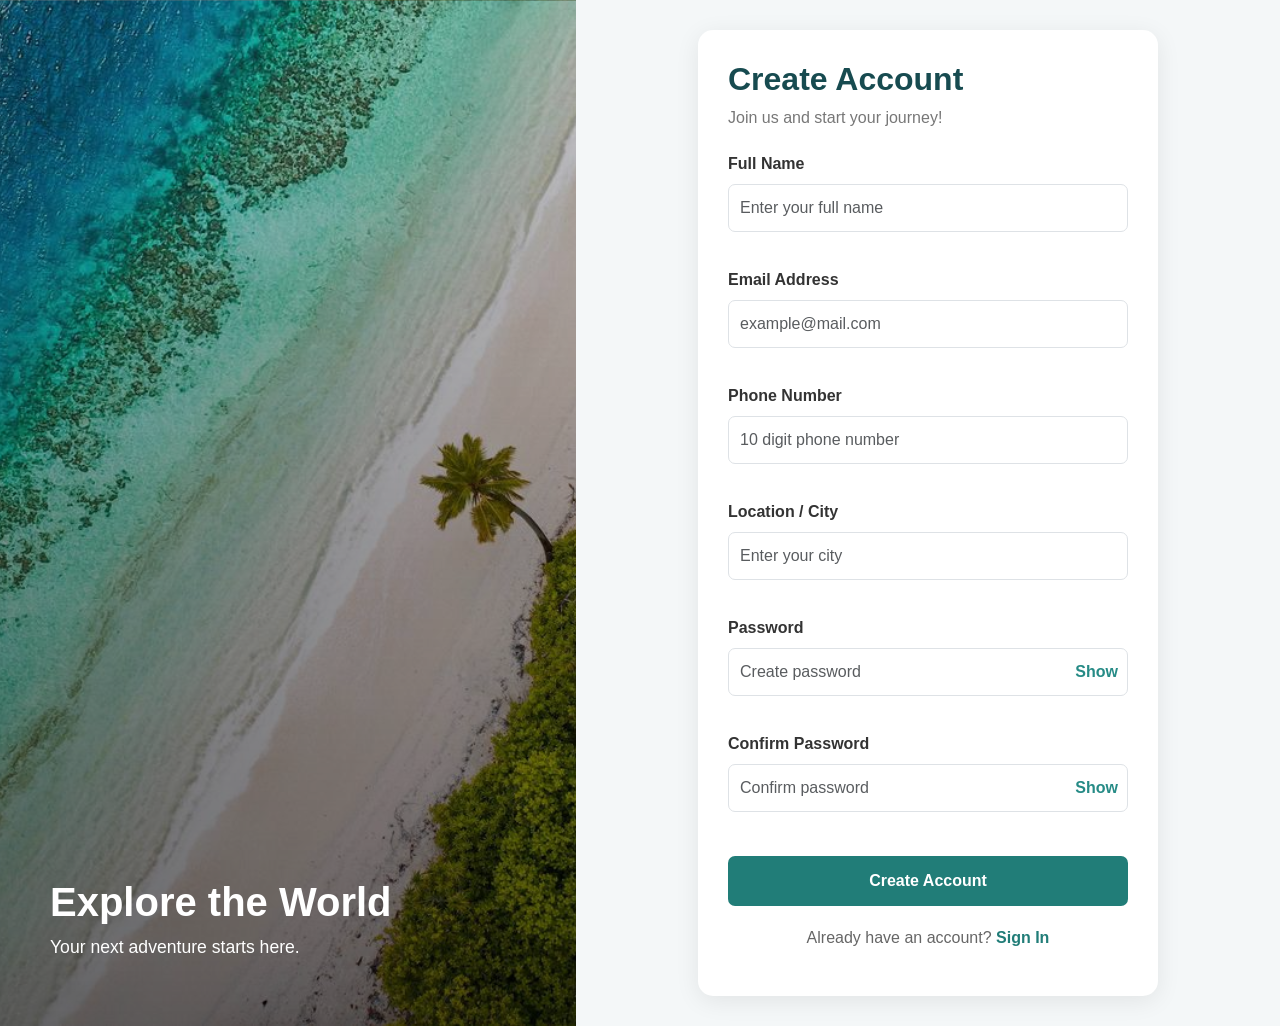
<file: index.html>
<!DOCTYPE html>
<html lang="en">
<head>
    <meta charset="UTF-8">
    <meta name="viewport" content="width=device-width, initial-scale=1.0">
    <title>Wanderly - Welcome</title>
</head>
<body>

    <script>
        window.location.replace("./signup.html");
    </script>

</body>
</html>
</file>
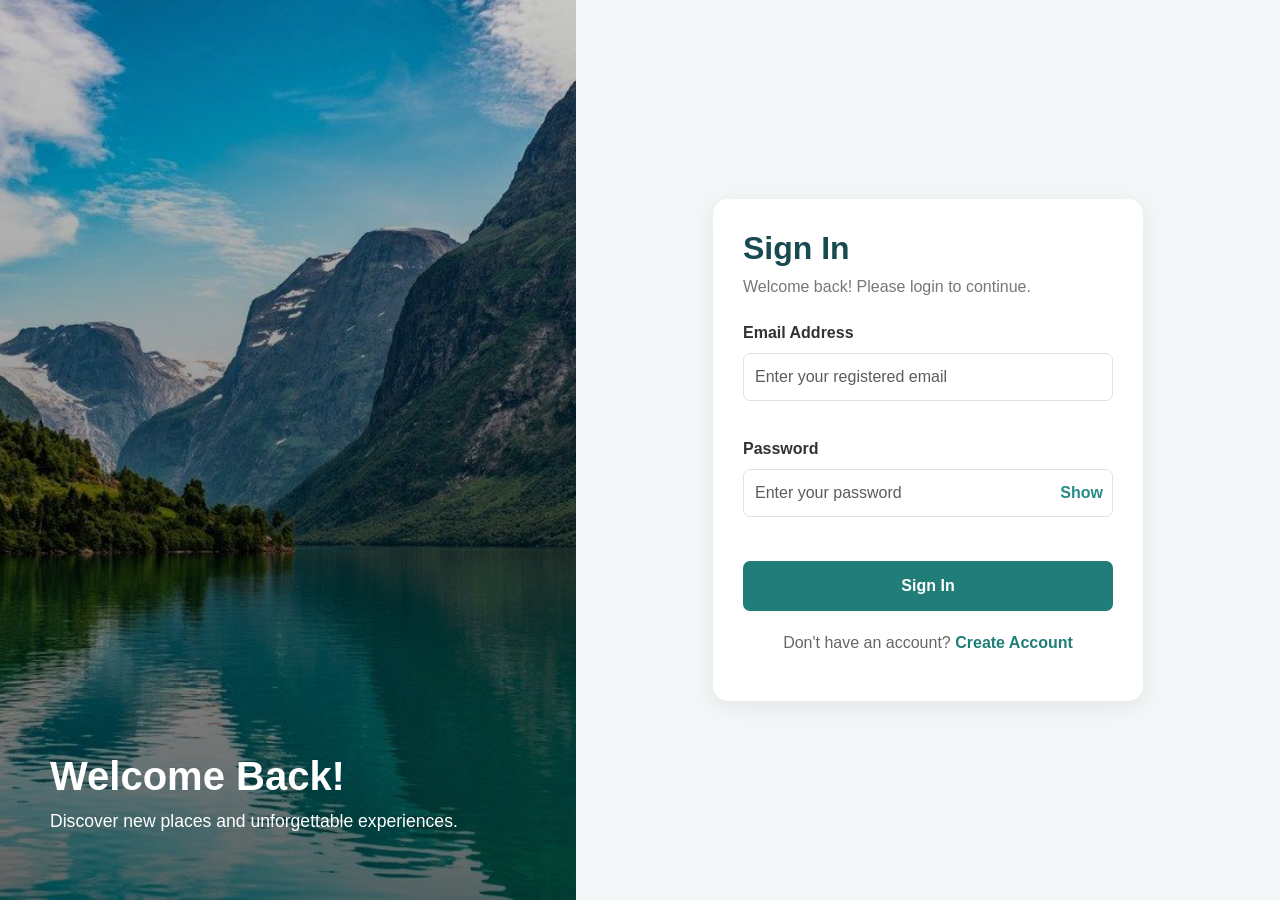
<file: signin.html>
<!DOCTYPE html>
<html lang="en">
<head>
    <meta charset="UTF-8">
    <meta name="viewport" content="width=device-width, initial-scale=1.0">
    <title>Wanderly | Sign In</title>

    <link href="https://cdn.jsdelivr.net/npm/bootstrap@5.3.8/dist/css/bootstrap.min.css" rel="stylesheet">
    <link rel="stylesheet" href="./index.css">
</head>

<body>

    <div class="auth-container">

        <div class="auth-image signin-image">
            <div class="image-content">
                <h1>Welcome Back!</h1>
                <p>Discover new places and unforgettable experiences.</p>
            </div>
        </div>

        <div class="form-container">

            <div class="form-box signin-box">

                <h2>Sign In</h2>
                <p class="subtitle">Welcome back! Please login to continue.</p>

                <form id="signinForm" novalidate>

                    <div class="mb-3">
                        <label for="signinEmail" class="form-label">
                            Email Address
                        </label>

                        <input type="email" class="form-control"
                            id="signinEmail" placeholder="Enter your registered email">

                        <small class="error" id="signinEmailError"></small>
                    </div>

                    <div class="mb-3">
                        <label for="signinPassword" class="form-label">
                            Password
                        </label>

                        <div class="password-box">
                            <input type="password" class="form-control"
                                id="signinPassword" placeholder="Enter your password">

                            <button type="button" class="toggle-password"
                                data-target="signinPassword">Show</button>
                        </div>

                        <small class="error" id="signinPasswordError"></small>
                    </div>

                    <button type="submit" class="btn submit-btn w-100">
                        Sign In
                    </button>

                </form>

                <p class="switch-page">
                    Don't have an account?
                    <a href="./signup.html">Create Account</a>
                </p>

            </div>

        </div>

    </div>

    <script src="./index.js"></script>

</body>
</html>
</file>
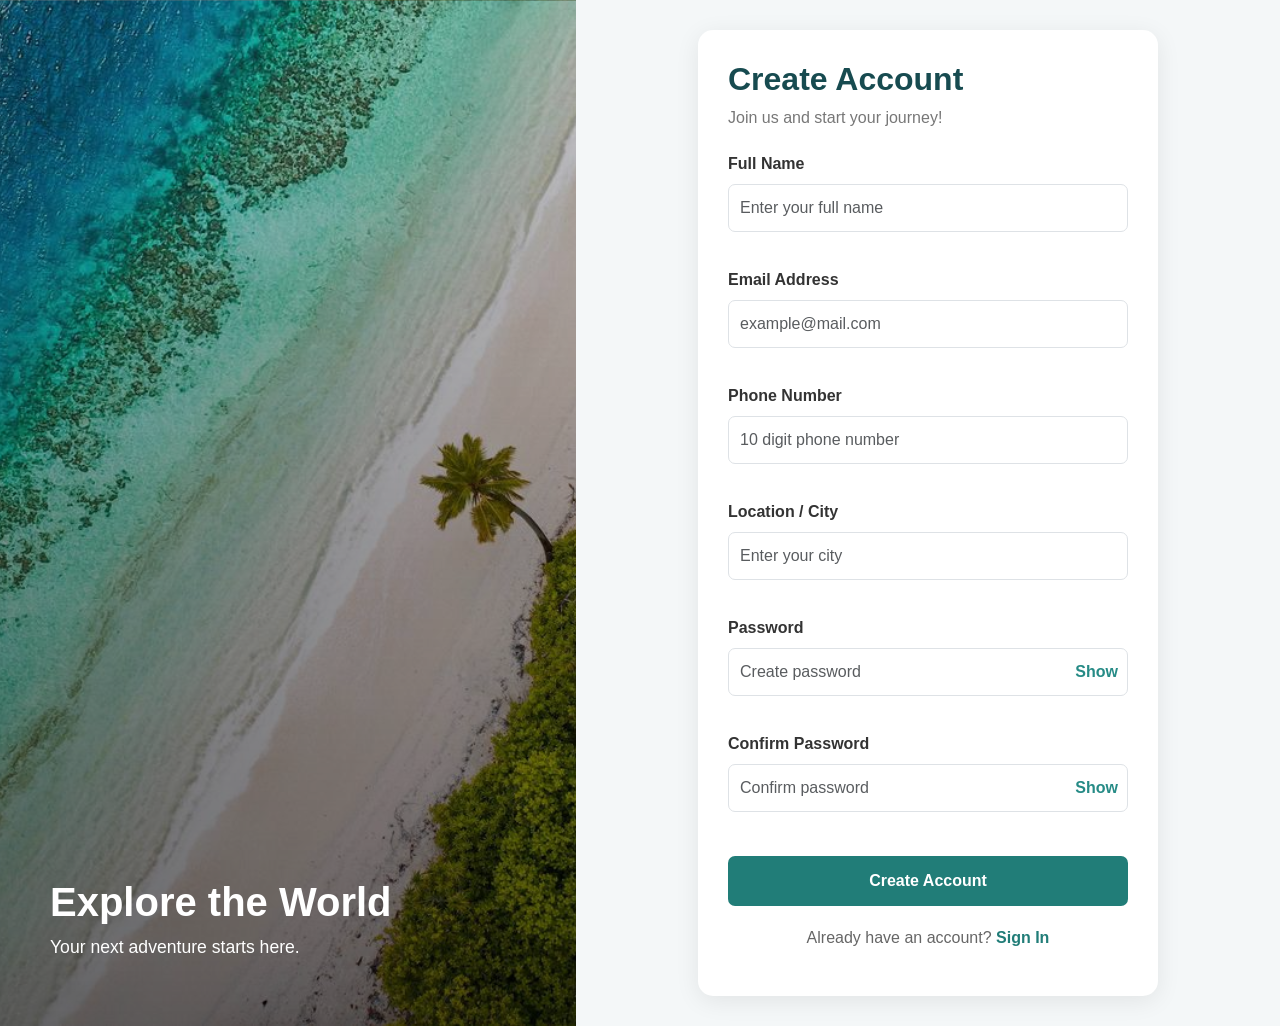
<file: signup.html>
<!DOCTYPE html>
<html lang="en">
<head>
    <meta charset="UTF-8">
    <meta name="viewport" content="width=device-width, initial-scale=1.0">
    <title>Wanderly | Sign Up</title>

    <link href="https://cdn.jsdelivr.net/npm/bootstrap@5.3.8/dist/css/bootstrap.min.css" rel="stylesheet">
    <link rel="stylesheet" href="./index.css">
</head>

<body>

    <div class="auth-container">

        <div class="auth-image signup-image">
            <div class="image-content">
                <h1>Explore the World</h1>
                <p>Your next adventure starts here.</p>
            </div>
        </div>

        <div class="form-container">

            <div class="form-box">

                <h2>Create Account</h2>
                <p class="subtitle">Join us and start your journey!</p>

                <form id="signupForm" novalidate>

                    <div class="mb-3">
                        <label for="fullname" class="form-label">Full Name</label>
                        <input type="text" class="form-control" id="fullname"
                            placeholder="Enter your full name">
                        <small class="error" id="fullnameError"></small>
                    </div>

                    <div class="mb-3">
                        <label for="signupEmail" class="form-label">Email Address</label>
                        <input type="email" class="form-control" id="signupEmail"
                            placeholder="example@mail.com">
                        <small class="error" id="signupEmailError"></small>
                    </div>

                    <div class="mb-3">
                        <label for="phone" class="form-label">Phone Number</label>
                        <input type="tel" class="form-control" id="phone"
                            placeholder="10 digit phone number" maxlength="10">
                        <small class="error" id="phoneError"></small>
                    </div>

                    <div class="mb-3">
                        <label for="city" class="form-label">Location / City</label>
                        <input type="text" class="form-control" id="city"
                            placeholder="Enter your city">
                        <small class="error" id="cityError"></small>
                    </div>

                    <div class="mb-3">
                        <label for="signupPassword" class="form-label">Password</label>

                        <div class="password-box">
                            <input type="password" class="form-control"
                                id="signupPassword" placeholder="Create password">
                            <button type="button" class="toggle-password"
                                data-target="signupPassword">Show</button>
                        </div>

                        <small class="error" id="signupPasswordError"></small>
                    </div>

                    <div class="mb-3">
                        <label for="confirmPassword" class="form-label">
                            Confirm Password
                        </label>

                        <div class="password-box">
                            <input type="password" class="form-control"
                                id="confirmPassword" placeholder="Confirm password">
                            <button type="button" class="toggle-password"
                                data-target="confirmPassword">Show</button>
                        </div>

                        <small class="error" id="confirmPasswordError"></small>
                    </div>

                    <button type="submit" class="btn submit-btn w-100">
                        Create Account
                    </button>

                </form>

                <p class="switch-page">
                    Already have an account?
                    <a href="./signin.html">Sign In</a>
                </p>

            </div>

        </div>

    </div>

    <script src="./index.js"></script>

</body>
</html>
</file>
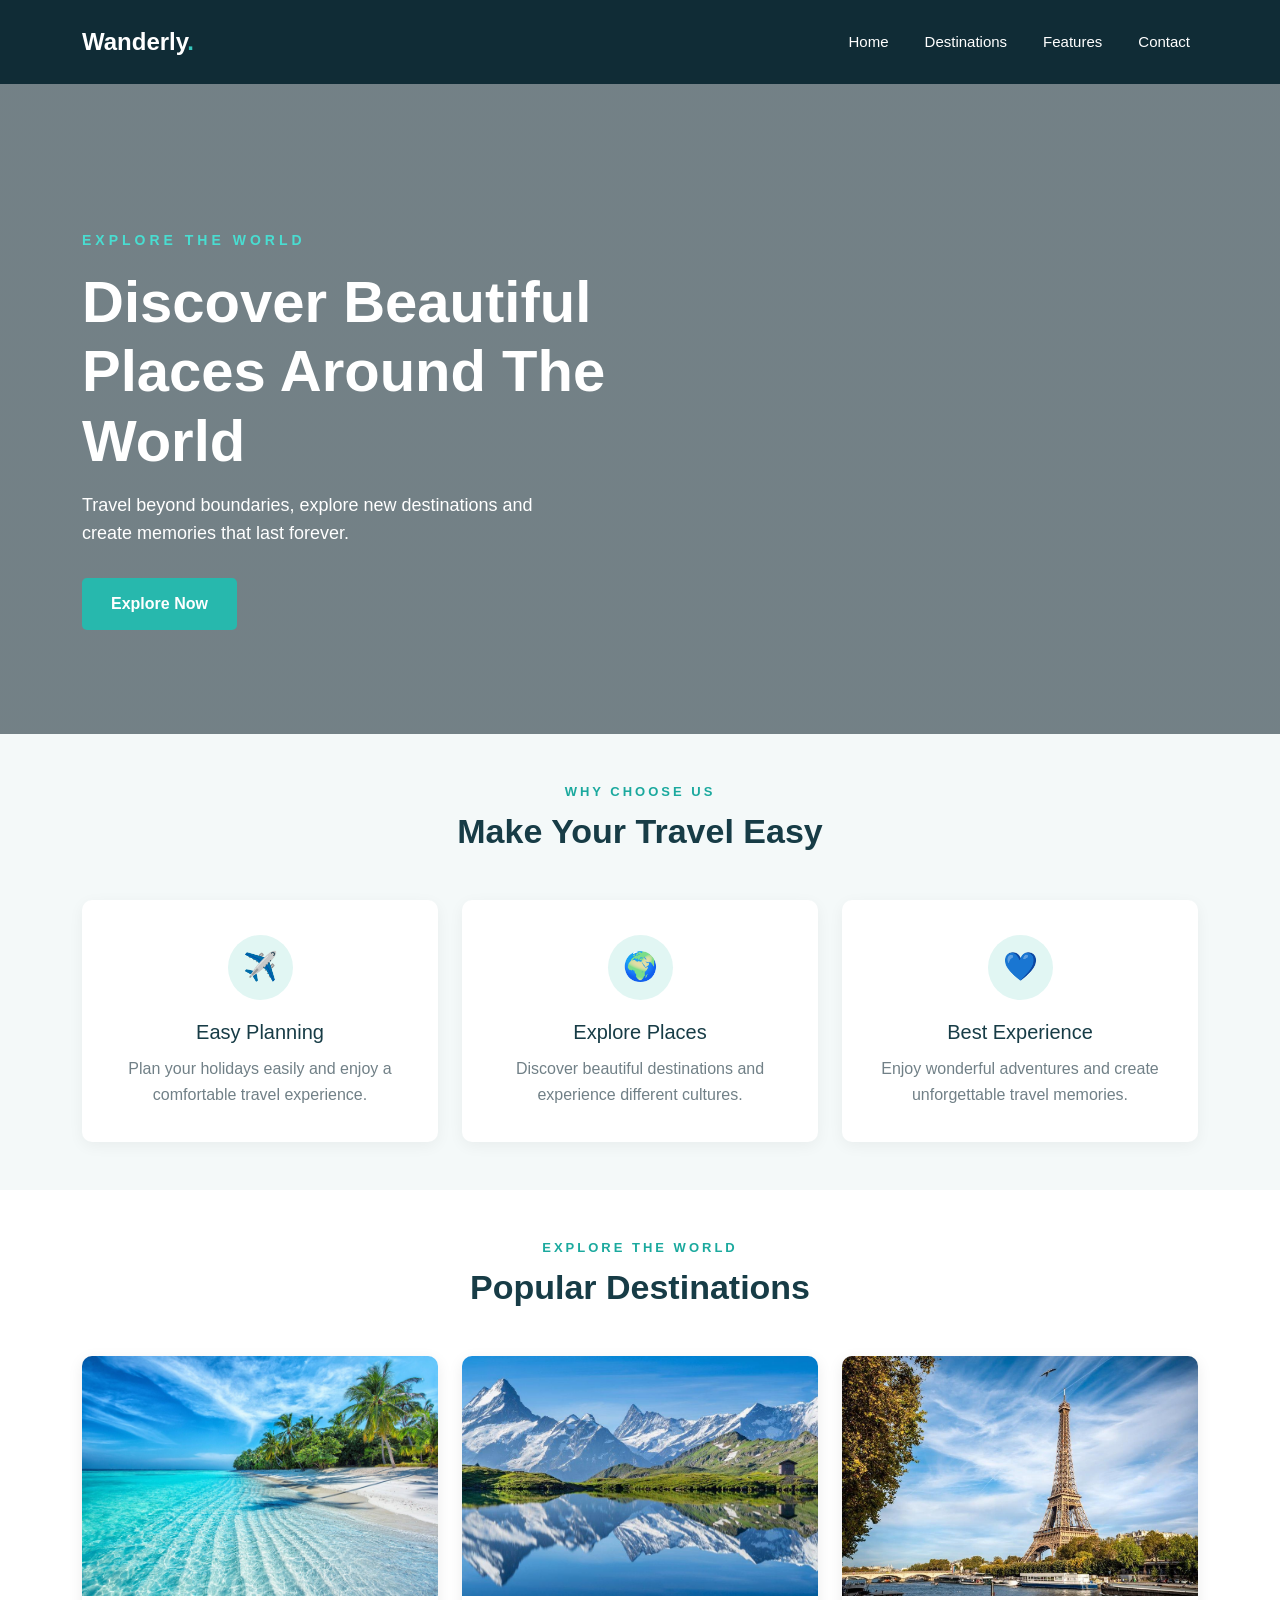
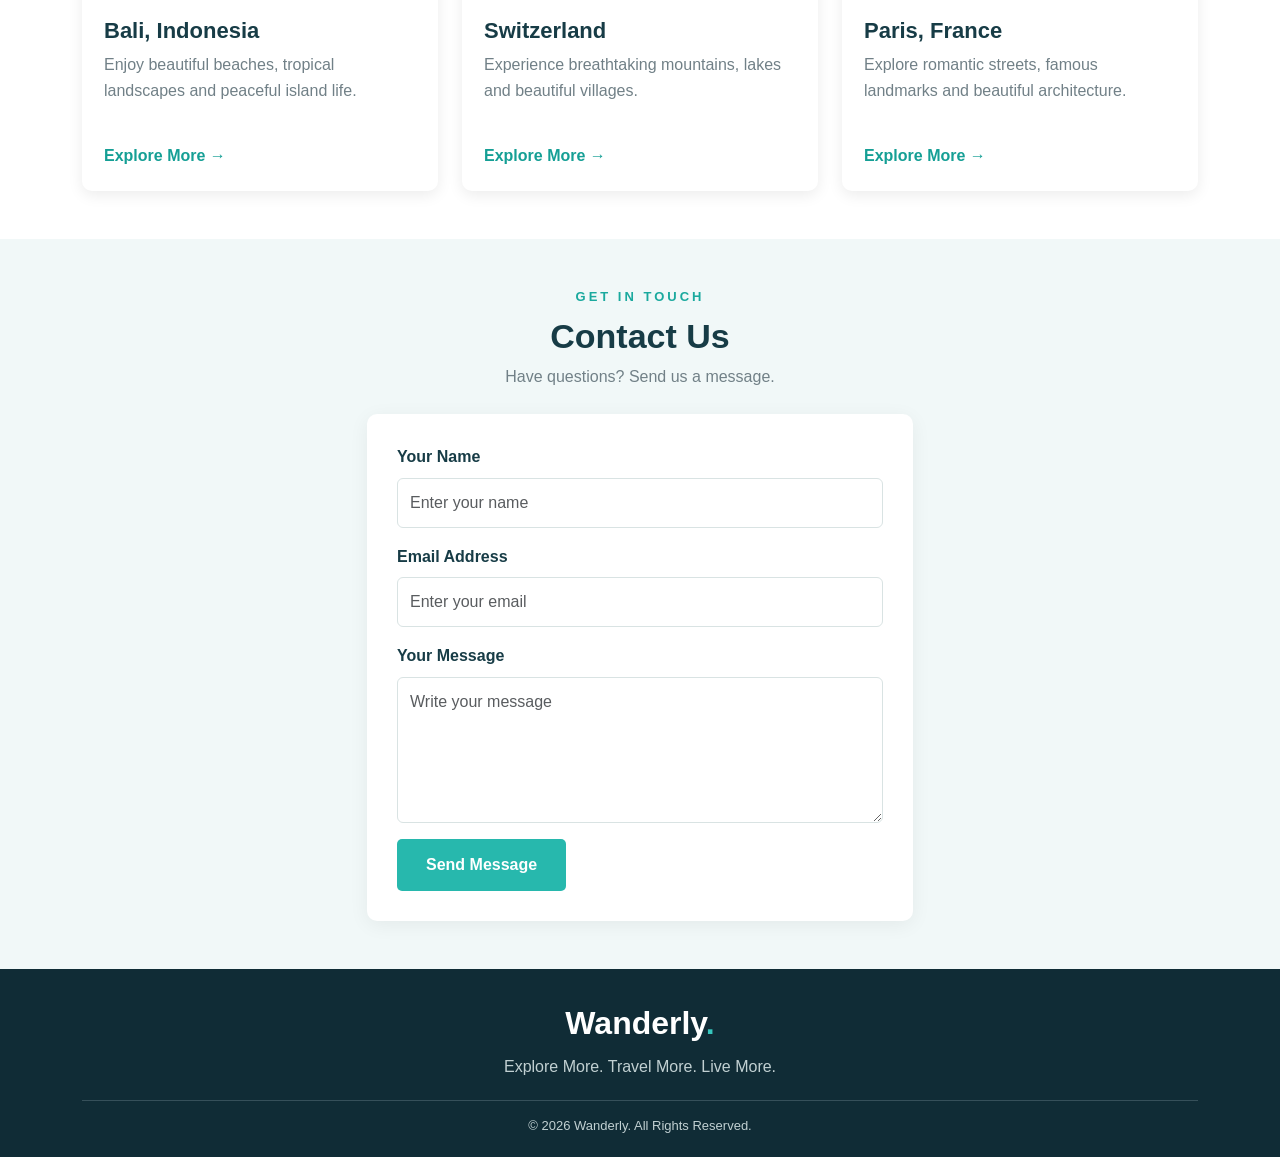
<file: travelapp.html>
<!DOCTYPE html>
<html lang="en">

<head>
    <meta charset="UTF-8">
    <meta name="viewport" content="width=device-width, initial-scale=1.0">

    <title>Wanderly - Travel Website</title>

    <link href="https://cdn.jsdelivr.net/npm/bootstrap@5.3.8/dist/css/bootstrap.min.css" rel="stylesheet">

    <link rel="stylesheet" href="./style.css">
</head>

<body>

    <!-- Navigation Bar -->

    <header>
        <nav class="navbar navbar-expand-lg">
            <div class="container">

                <a class="navbar-brand logo" href="#home">
                    Wanderly<span>.</span>
                </a>

                <button class="navbar-toggler" type="button"
                    data-bs-toggle="collapse" data-bs-target="#navbarMenu"
                    aria-controls="navbarMenu" aria-expanded="false"
                    aria-label="Toggle navigation">

                    <span class="navbar-toggler-icon"></span>

                </button>

                <div class="collapse navbar-collapse" id="navbarMenu">

                    <ul class="navbar-nav ms-auto">

                        <li class="nav-item">
                            <a class="nav-link" href="#home">Home</a>
                        </li>

                        <li class="nav-item">
                            <a class="nav-link" href="#destinations">Destinations</a>
                        </li>

                        <li class="nav-item">
                            <a class="nav-link" href="#features">Features</a>
                        </li>

                        <li class="nav-item">
                            <a class="nav-link" href="#contact">Contact</a>
                        </li>

                    </ul>

                </div>

            </div>
        </nav>
    </header>

    <main>

        <!-- Hero Section -->

        <section class="hero" id="home">

            <div class="container">

                <div class="hero-content">

                    <p class="small-heading">EXPLORE THE WORLD</p>

                    <h1>Discover Beautiful Places Around The World</h1>

                    <p>
                        Travel beyond boundaries, explore new destinations
                        and create memories that last forever.
                    </p>

                    <a href="#destinations" class="btn main-btn">
                        Explore Now
                    </a>

                </div>

            </div>

        </section>

        <!-- Features Section -->

        <section class="features py-5" id="features">

            <div class="container">

                <div class="section-heading text-center mb-5">

                    <p>WHY CHOOSE US</p>

                    <h2>Make Your Travel Easy</h2>

                </div>

                <div class="row g-4">

                    <div class="col-md-4">
                        <div class="feature-card text-center">

                            <div class="feature-icon">✈️</div>

                            <h3>Easy Planning</h3>

                            <p>
                                Plan your holidays easily and enjoy
                                a comfortable travel experience.
                            </p>

                        </div>
                    </div>

                    <div class="col-md-4">
                        <div class="feature-card text-center">

                            <div class="feature-icon">🌍</div>

                            <h3>Explore Places</h3>

                            <p>
                                Discover beautiful destinations and
                                experience different cultures.
                            </p>

                        </div>
                    </div>

                    <div class="col-md-4">
                        <div class="feature-card text-center">

                            <div class="feature-icon">💙</div>

                            <h3>Best Experience</h3>

                            <p>
                                Enjoy wonderful adventures and create
                                unforgettable travel memories.
                            </p>

                        </div>
                    </div>

                </div>

            </div>

        </section>

        <!-- Destinations Section -->

        <section class="destinations py-5" id="destinations">

            <div class="container">

                <div class="section-heading text-center mb-5">

                    <p>EXPLORE THE WORLD</p>

                    <h2>Popular Destinations</h2>

                </div>

                <div class="row g-4">

                    <div class="col-md-6 col-lg-4">
                        <div class="destination-card">

                            <img src="./images/destination1.jpg"
                                class="img-fluid" alt="Bali beach">

                            <div class="destination-info">

                                <h3>Bali, Indonesia</h3>

                                <p>
                                    Enjoy beautiful beaches, tropical
                                    landscapes and peaceful island life.
                                </p>

                                <a href="#contact">Explore More →</a>

                            </div>

                        </div>
                    </div>

                    <div class="col-md-6 col-lg-4">
                        <div class="destination-card">

                            <img src="./images/destination2.jpg"
                                class="img-fluid" alt="Swiss mountains">

                            <div class="destination-info">

                                <h3>Switzerland</h3>

                                <p>
                                    Experience breathtaking mountains,
                                    lakes and beautiful villages.
                                </p>

                                <a href="#contact">Explore More →</a>

                            </div>

                        </div>
                    </div>

                    <div class="col-md-6 col-lg-4">
                        <div class="destination-card">

                            <img src="./images/destination3.jpg"
                                class="img-fluid" alt="Paris Eiffel Tower">

                            <div class="destination-info">

                                <h3>Paris, France</h3>

                                <p>
                                    Explore romantic streets, famous
                                    landmarks and beautiful architecture.
                                </p>

                                <a href="#contact">Explore More →</a>

                            </div>

                        </div>
                    </div>

                </div>

            </div>

        </section>

        <!-- Contact Section -->

        <section class="contact py-5" id="contact">

            <div class="container">

                <div class="section-heading text-center mb-4">

                    <p>GET IN TOUCH</p>

                    <h2>Contact Us</h2>

                    <p>Have questions? Send us a message.</p>

                </div>

                <div class="row justify-content-center">

                    <div class="col-md-8 col-lg-6">

                        <form class="contact-form">

                            <div class="mb-3">

                                <label for="name" class="form-label">
                                    Your Name
                                </label>

                                <input type="text" id="name"
                                    class="form-control"
                                    placeholder="Enter your name" required>

                            </div>

                            <div class="mb-3">

                                <label for="email" class="form-label">
                                    Email Address
                                </label>

                                <input type="email" id="email"
                                    class="form-control"
                                    placeholder="Enter your email" required>

                            </div>

                            <div class="mb-3">

                                <label for="message" class="form-label">
                                    Your Message
                                </label>

                                <textarea id="message"
                                    class="form-control" rows="5"
                                    placeholder="Write your message"
                                    required></textarea>

                            </div>

                            <button type="submit" class="btn main-btn">
                                Send Message
                            </button>

                        </form>

                    </div>

                </div>

            </div>

        </section>

    </main>

    <!-- Footer -->

    <footer class="text-center">

        <div class="container">

            <h2>Wanderly<span>.</span></h2>

            <p>Explore More. Travel More. Live More.</p>

            <p class="copyright">
                © 2026 Wanderly. All Rights Reserved.
            </p>

        </div>

    </footer>

    <script src="./index.js"></script>

    <script src="https://cdn.jsdelivr.net/npm/bootstrap@5.3.8/dist/js/bootstrap.bundle.min.js"></script>

</body>
</html>
</file>
<file: index.css>
* {
    margin: 0;
    padding: 0;
    box-sizing: border-box;
}

body {
    font-family: Arial, sans-serif;
    background-color: #f4f7f8;
    min-height: 100vh;
}

.auth-container {
    display: flex;
    min-height: 100vh;
}

.auth-image {
    width: 45%;
    background-size: cover;
    background-position: center;
    display: flex;
    align-items: end;
    padding: 50px;
    color: white;
}

.signup-image {
    background-image:
        linear-gradient(rgba(0, 0, 0, 0.2), rgba(0, 0, 0, 0.6)),
        url("./images/samplepic1.jpg");
}

.signin-image {
    background-image:
        linear-gradient(rgba(0, 0, 0, 0.2), rgba(0, 0, 0, 0.6)),
        url("./images/samplepic2.jpg");
}

.image-content h1 {
    font-size: 2.5rem;
    font-weight: bold;
}

.image-content p {
    font-size: 1.1rem;
}

.form-container {
    width: 55%;
    display: flex;
    justify-content: center;
    align-items: center;
    padding: 30px 20px;
}

.form-box {
    width: 100%;
    max-width: 460px;
    background-color: white;
    padding: 30px;
    border-radius: 15px;
    box-shadow: 0 5px 25px rgba(0, 0, 0, 0.08);
}

.form-box h2 {
    color: #174b50;
    font-weight: bold;
    margin-bottom: 8px;
}

.subtitle {
    color: #777;
    margin-bottom: 22px;
}

.form-label {
    font-weight: 600;
    color: #333;
}

.form-control {
    padding: 11px;
    border-radius: 7px;
}

.form-control:focus {
    border-color: #268b86;
    box-shadow: 0 0 5px rgba(38, 139, 134, 0.3);
}

.password-box {
    display: flex;
    position: relative;
}

.password-box input {
    padding-right: 60px;
}

.toggle-password {
    position: absolute;
    right: 10px;
    top: 50%;
    transform: translateY(-50%);
    border: none;
    background: none;
    color: #268b86;
    font-weight: bold;
    cursor: pointer;
}

.error {
    color: #dc3545;
    font-size: 0.8rem;
    display: block;
    margin-top: 4px;
    min-height: 16px;
}

.submit-btn {
    background-color: #217d78;
    color: white;
    padding: 12px;
    font-size: 1rem;
    font-weight: bold;
    border-radius: 7px;
    margin-top: 8px;
}

.submit-btn:hover {
    background-color: #155d59;
    color: white;
}

.switch-page {
    text-align: center;
    margin-top: 20px;
    color: #666;
}

.switch-page a {
    color: #217d78;
    font-weight: bold;
    text-decoration: none;
}

.switch-page a:hover {
    text-decoration: underline;
}

.signin-box {
    max-width: 430px;
}

@media (min-width: 769px) and (max-width: 1024px) {

    .auth-image {
        width: 40%;
        padding: 25px;
    }

    .form-container {
        width: 60%;
        padding: 20px;
    }

    .form-box {
        padding: 25px;
    }

    .image-content h1 {
        font-size: 2rem;
    }
}

@media (max-width: 768px) {

    .auth-container {
        flex-direction: column;
    }

    .auth-image {
        width: 100%;
        min-height: 200px;
        padding: 25px;
    }

    .form-container {
        width: 100%;
        padding: 25px 15px;
    }

    .form-box {
        padding: 22px;
    }

    .image-content h1 {
        font-size: 1.8rem;
    }

    .image-content p {
        font-size: 0.95rem;
    }
}
</file>
<file: style.css>
/* General Styling */

* {
    margin: 0;
    padding: 0;
    box-sizing: border-box;
}

html {
    scroll-behavior: smooth;
}

body {
    font-family: Arial, sans-serif;
    color: #263238;
    line-height: 1.6;
}

section {
    scroll-margin-top: 70px;
}

/* Navigation Bar */

.navbar {
    background-color: #102c36;
    padding: 18px 0;
}

.logo {
    font-size: 24px;
    font-weight: bold;
    color: white;
}

.logo span,
footer span {
    color: #36c6bd;
}

.navbar-brand:hover {
    color: white;
}

.nav-link {
    color: white !important;
    margin-left: 20px;
    font-size: 15px;
}

.nav-link:hover {
    color: #36c6bd !important;
}

.navbar-toggler {
    background-color: white;
}

/* Hero Section */

.hero {
    min-height: 650px;
    background-image:
        linear-gradient(rgba(0, 25, 35, 0.55), rgba(0, 25, 35, 0.55)),
        url("https://images.unsplash.com/photo-1464822759023-fed622ff2c3b?w=1600");

    background-size: cover;
    background-position: center;

    display: flex;
    align-items: center;

    color: white;
    padding: 100px 0 60px;
}

.hero-content {
    max-width: 650px;
}

.small-heading {
    color: #49ddd1;
    letter-spacing: 4px;
    font-size: 14px;
    font-weight: bold;
}

.hero h1 {
    font-size: 58px;
    font-weight: bold;
    line-height: 1.2;
    margin: 15px 0;
}

.hero-content p:not(.small-heading) {
    font-size: 18px;
    margin-bottom: 30px;
    max-width: 500px;
}

.main-btn {
    background-color: #27b8ad;
    color: white;
    padding: 13px 28px;
    border-radius: 5px;
    font-weight: bold;
}

.main-btn:hover {
    background-color: #168e86;
    color: white;
}

/* Common Section Headings */

.section-heading > p:first-child {
    color: #1ba99e;
    font-size: 13px;
    font-weight: bold;
    letter-spacing: 3px;
    margin-bottom: 8px;
}

.section-heading h2 {
    font-size: 34px;
    font-weight: bold;
    color: #173c46;
}

.section-heading p:last-child {
    color: #718087;
}

/* Features Section */

.features {
    background-color: #f4f9f9;
}

.feature-card {
    background-color: white;
    padding: 35px 25px;
    border-radius: 10px;
    box-shadow: 0 4px 15px rgba(0, 0, 0, 0.05);
    transition: 0.3s;
    height: 100%;
}

.feature-card:hover {
    transform: translateY(-8px);
    box-shadow: 0 8px 20px rgba(0, 0, 0, 0.1);
}

.feature-icon {
    width: 65px;
    height: 65px;
    background-color: #e1f6f3;
    color: #159f95;
    border-radius: 50%;

    display: flex;
    align-items: center;
    justify-content: center;

    font-size: 28px;
    margin: 0 auto 20px;
}

.feature-card h3 {
    font-size: 20px;
    color: #173c46;
    margin-bottom: 12px;
}

.feature-card p {
    color: #718087;
    margin-bottom: 0;
}

/* Destinations Section */

.destinations {
    background-color: white;
}

.destination-card {
    border: none;
    border-radius: 10px;
    overflow: hidden;
    box-shadow: 0 4px 15px rgba(0, 0, 0, 0.08);
    transition: 0.3s;
    height: 100%;
}

.destination-card:hover {
    transform: translateY(-7px);
    box-shadow: 0 10px 25px rgba(0, 0, 0, 0.13);
}

.destination-card img {
    width: 100%;
    height: 240px;
    object-fit: cover;
}

.destination-info {
    padding: 22px;
}

.destination-info h3 {
    color: #173c46;
    font-size: 22px;
    font-weight: bold;
}

.destination-info p {
    color: #718087;
    min-height: 75px;
}

.destination-info a {
    text-decoration: none;
    color: #159f95;
    font-weight: bold;
}

.destination-info a:hover {
    color: #08776f;
}

/* Contact Section */

.contact {
    background-color: #f1f8f8;
}

.contact-form {
    background-color: white;
    padding: 30px;
    border-radius: 10px;
    box-shadow: 0 4px 20px rgba(0, 0, 0, 0.06);
}

.form-label {
    font-weight: bold;
    color: #173c46;
}

.form-control {
    padding: 12px;
    border: 1px solid #d9e3e3;
}

.form-control:focus {
    border-color: #27b8ad;
    box-shadow: 0 0 5px rgba(39, 184, 173, 0.3);
}

/* Footer */

footer {
    background-color: #102c36;
    color: white;
    padding: 35px 0 20px;
}

footer h2 {
    font-weight: bold;
    margin-bottom: 12px;
}

footer p {
    color: #c1d0d2;
}

.copyright {
    font-size: 13px;
    margin-top: 20px;
    margin-bottom: 0;
    border-top: 1px solid #36505a;
    padding-top: 15px;
}

/* Tablet Responsive Design */

@media (min-width: 769px) and (max-width: 1024px) {

    .hero {
        min-height: 550px;
    }

    .hero h1 {
        font-size: 48px;
    }

    .destination-card img {
        height: 210px;
    }
}

/* Mobile Responsive Design */

@media (max-width: 768px) {

    .navbar {
        padding: 12px 0;
    }

    .navbar-nav {
        padding-top: 15px;
    }

    .nav-link {
        margin-left: 0;
        padding: 10px 0;
    }

    .hero {
        min-height: 520px;
        background-position: center;
        text-align: center;
    }

    .hero-content {
        margin: auto;
    }

    .hero h1 {
        font-size: 38px;
    }

    .hero-content p:not(.small-heading) {
        font-size: 16px;
    }

    .section-heading h2 {
        font-size: 28px;
    }

    .feature-card {
        padding: 30px 20px;
    }

    .destination-card img {
        height: 230px;
    }

    .destination-info p {
        min-height: auto;
    }

    .contact-form {
        padding: 22px;
    }
}
</file>
